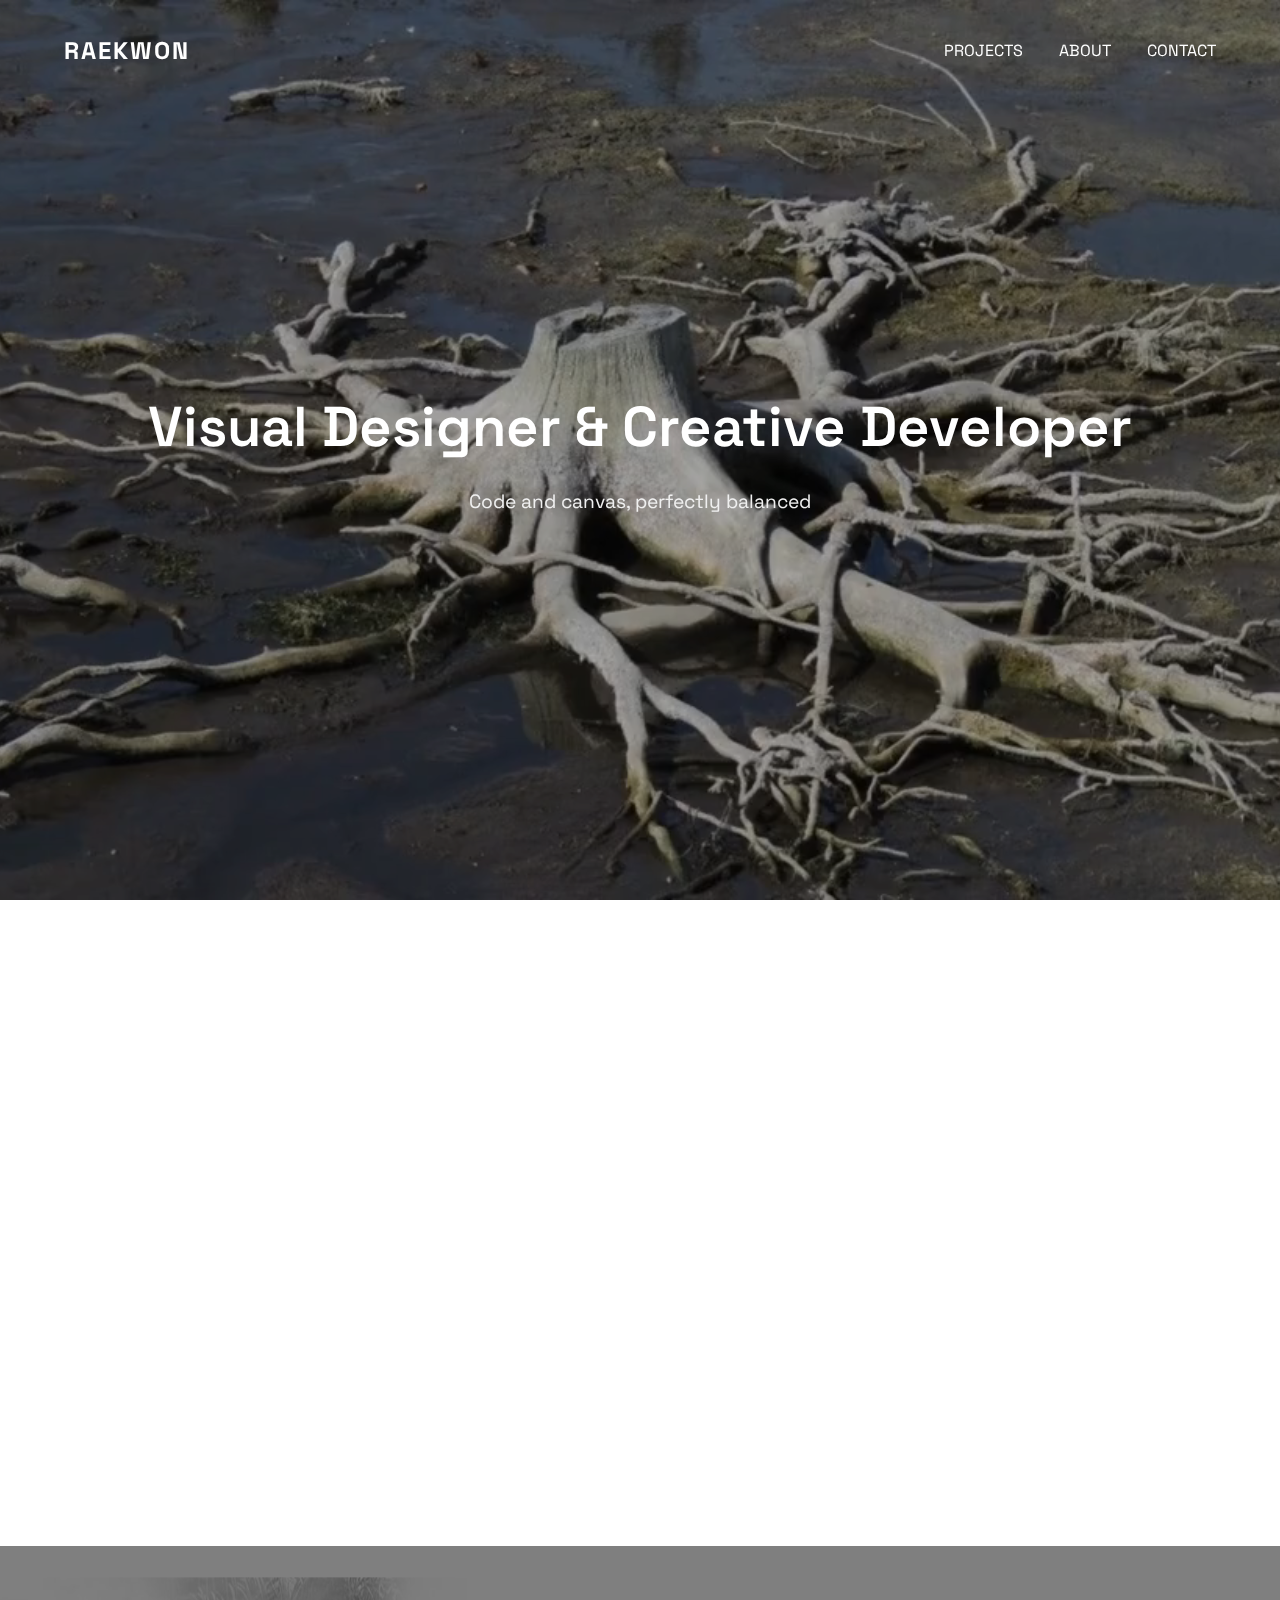
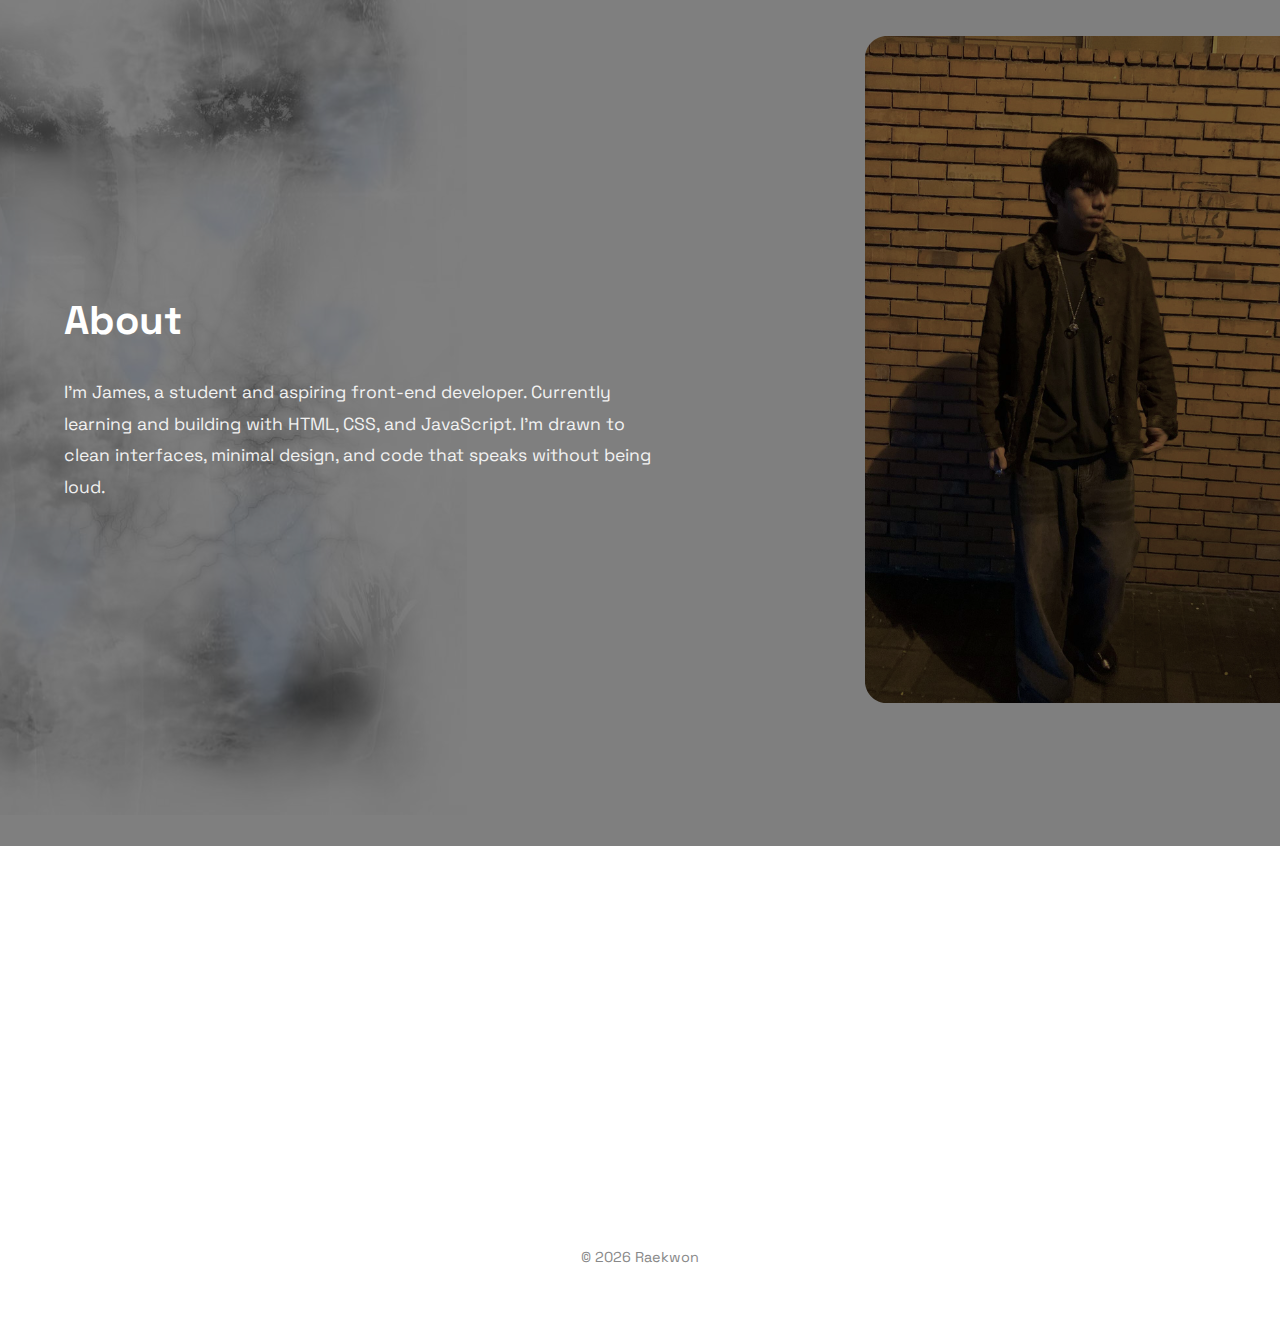
<file: index.html>
<!DOCTYPE html>
<html lang="en">
<head>
  <meta charset="UTF-8" />
  <meta name="viewport" content="width=device-width, initial-scale=1.0" />
  <title>Raekwon — Portfolio</title>
  <link rel="stylesheet" href="style.css" />
  <link href="https://fonts.googleapis.com/css2?family=Space+Grotesk:wght@400;500;700&display=swap" rel="stylesheet">
</head>
<body>
  <!-- Navigation Bar -->
  <header class="navbar">
    <div class="logo">RAEKWON</div>
    <nav>
  <ul class="nav-links">
    <li><a href="#PROJECTS">PROJECTS</a></li>
    <li><a href="#about">ABOUT</a></li>
    <li><a href="#contact">CONTACT</a></li>
  </ul>
</nav>
  </header>

  <!-- Hero Section -->
 
<section class="hero">
  <div class="video-background">
    <video autoplay loop muted playsinline>
      <source src="Finals Project/vids/vid.mp4" type="video/mp4">
      <!-- Fallback image if video doesn't load -->
      <img src="Finals Project/pics/owl.jpg" alt="Fallback image">
    </video>
  </div>
  <div class="hero-content">
    <h1>Visual Designer & Creative Developer</h1>
    <p>Code and canvas, perfectly balanced</p>
  </div>
</section>

  
  <!-- Work Section -->
<section id="PROJECTS" class="section">
  <h2>Projects</h2>
  <div class="grid">
    <div class="project">
      <h3>One Piece Gacha Website</h3>
      <p>A fun gacha-style web game inspired by One Piece. Users spin to get random Devil Fruit Powers with cool effects and sounds. Made using HTML, CSS, and JavaScript to show off my skills in web design and simple game logic.</p>
      <a href="Finals Project/One Piece Gacha/look.html" class="project-link">View Project</a>
    </div>
    <div class="project">
      <h3>Profile Card</h3>
      <p>A clean profile card design with responsive layout.</p>
      <a href="Finals Project/MA5_Magnifico/index.html" class="project-link">View Project</a>
    </div>
    <div class="project">
      <h3>About Me Page</h3>
      <p>Interactive about me section with sign-in form and responsive grid.</p>
      <a href="Finals Project/Magnifico_FinalsAct/MA7_Magnifico/Act.html" class="project-link">View Project</a>
    </div>
  </div>
</section>

  <!-- About Section -->

<!-- About Section -->
<section id="about" class="about-section">
    <div class="about-content">
      <h2>About</h2>
      <p>I’m James, a student and aspiring front-end developer.
Currently learning and building with HTML, CSS, and JavaScript.
I’m drawn to clean interfaces, minimal design, and code that speaks without being loud.

</p>
    </div>
  </section>

  <!-- Contact Section -->
  <section id="contact" class="section">
    <h2>Contact</h2>
    <p>Email me at: <strong>jammesmagnifico7@gmail.com</strong></p>
    <p>Instagram: <strong><a href="https://www.instagram.com/raekxwon/" target="_blank" style="color: red;">@raekxwon</a></strong></p>
    <p>Github: <strong>raekxwon</strong></p>


  </section>

  <!-- Footer -->
  <footer>
    <p>© 2025 Raekwon</p>
  </footer>

  <!-- Scroll animation script -->
  <script src="script.js"></script>
</body>
</html>
</file>
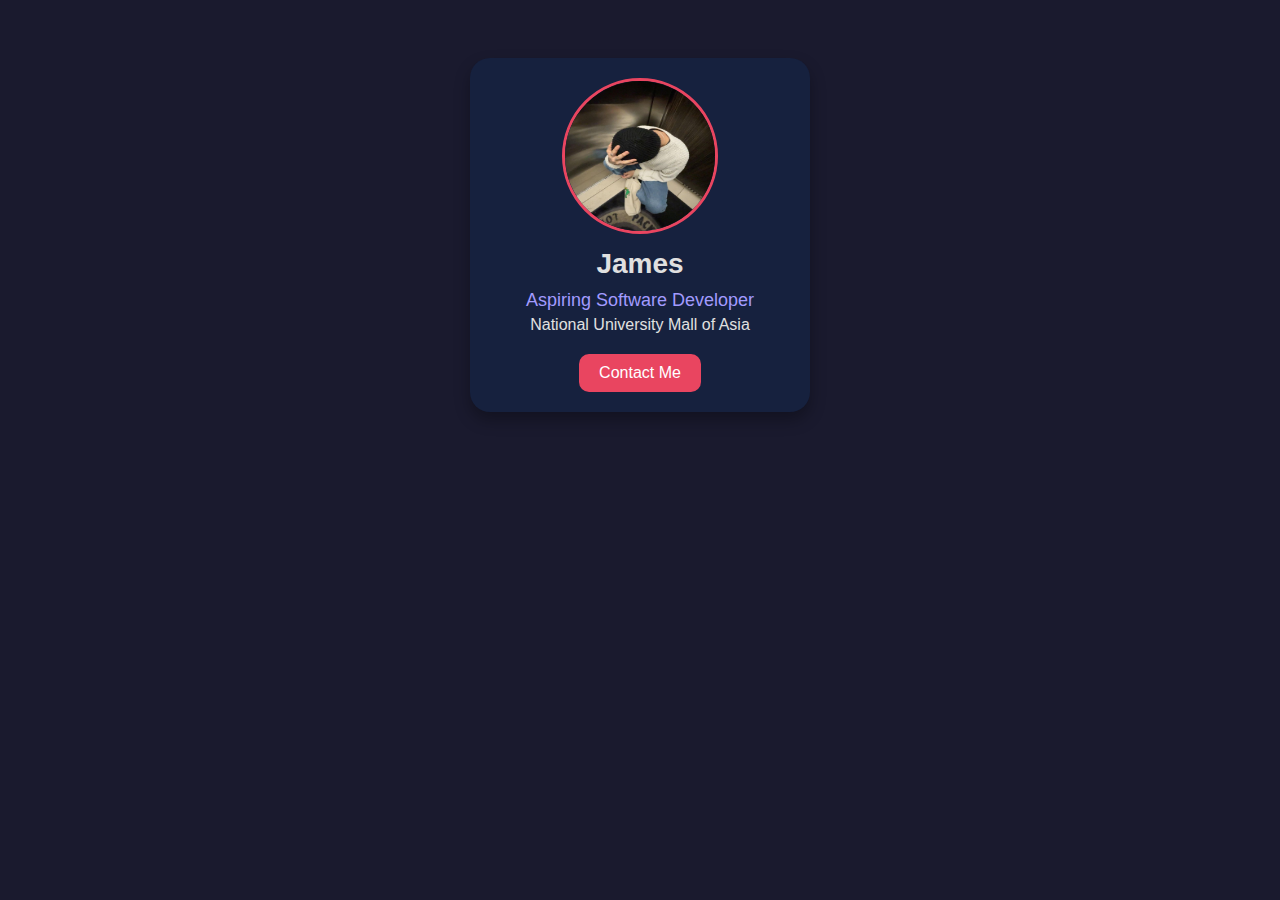
<file: Finals Project/MA5_Magnifico/index.html>
<!DOCTYPE html>
<html lang="en">
<head>
  <meta charset="UTF-8">
  <title>James's Profile Card</title>
  <link rel="stylesheet" href="css/style.css">
</head>
<body>

  <div class="card">
    <img src="img/nvr.jpg" alt="James's Photo" class="profile-img">
    <h1>James</h1>
    <p class="title">Aspiring Software Developer</p>
    <p>National University Mall of Asia</p>
    <a href="#">Contact Me</a>
  </div>

</body>
</html>
</file>
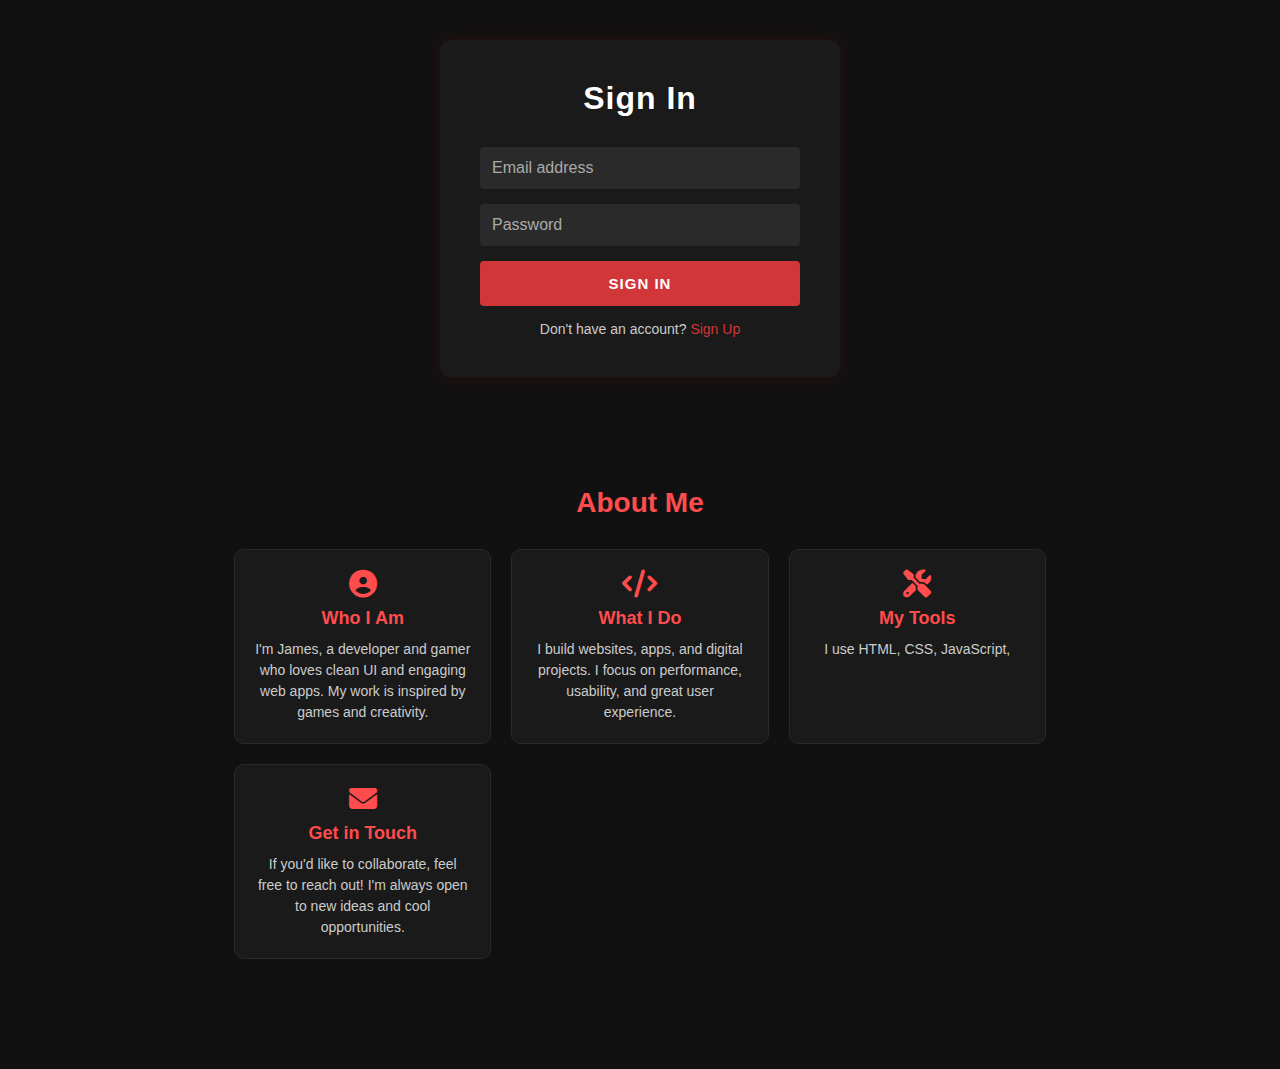
<file: Finals Project/Magnifico_FinalsAct/MA7_Magnifico/Act.html>
<!DOCTYPE html>
<html lang="en">
<head>
<meta charset="UTF-8" />
<meta name="viewport" content="width=device-width, initial-scale=1.0"/>
<title>About me</title>
<link rel="stylesheet" href="act1.css" />
<!-- Font Awesome CDN -->
<link rel="stylesheet" href="https://cdnjs.cloudflare.com/ajax/libs/font-awesome/6.5.0/css/all.min.css">
</head>
<body>
<div class="container">
<div class="signin-box">
<h1>Sign In</h1>
<form>
   <input type="email" placeholder="Email address" required />
   <input type="password" placeholder="Password" required />
   <button type="submit" class="riot-btn">Sign In</button>
</form>
<p class="signup-link">Don't have an account? <a href="#">Sign Up</a></p>
</div>
</div>
<section class="about-section">
   <h2>About Me</h2>
<div class="about-grid">
<div class="about-card">
   <i class="fas fa-user-circle icon"></i>
   <h3>Who I Am</h3>
   <p>I'm James, a developer and gamer who loves clean UI and engaging web apps. My work is inspired by games and creativity.</p>
</div>
<div class="about-card">
   <i class="fas fa-code icon"></i>
   <h3>What I Do</h3>
   <p>I build websites, apps, and digital projects. I focus on performance, usability, and great user experience.</p>
</div>
<div class="about-card">
   <i class="fas fa-tools icon"></i>
   <h3>My Tools</h3>
   <p>I use HTML, CSS, JavaScript, </p>
</div>
<div class="about-card">
    <i class="fas fa-envelope icon"></i>
    <h3>Get in Touch</h3>
    <p>If you'd like to collaborate, feel free to reach out! I'm always open to new ideas and cool opportunities.</p>
</div>
</div>
</section>
</body>
</html>
</file>
<file: Finals Project/MA5_Magnifico/css/style.css>
body {
  font-family: 'Segoe UI', Tahoma, Geneva, Verdana, sans-serif;
  background-color: #1a1a2e;
  color: #e0e0e0;
  text-align: center;
  padding: 50px;
}

.card {
  background-color: #16213e;
  width: 300px;
  margin: auto;
  padding: 20px;
  border-radius: 20px;
  box-shadow: 0 8px 16px rgba(0,0,0,0.3);
}

.profile-img {
  border-radius: 50%;
  width: 150px;
  height: 150px;
  border: 3px solid #e94560;
}

h1 {
  font-size: 28px;
  margin: 10px 0;
}

.title {
  color: #a29bfe;
  font-size: 18px;
}

p {
  margin: 5px 0;
}

a {
  display: inline-block;
  margin-top: 15px;
  text-decoration: none;
  color: white;
  background-color: #e94560;
  padding: 10px 20px;
  border-radius: 10px;
  transition: background-color 0.3s ease;
}

a:hover {
  background-color: #ff2e63;
}
</file>
<file: Finals Project/Magnifico_FinalsAct/MA7_Magnifico/act1.css>
* {
    margin: 0;
    padding: 0;
    box-sizing: border-box;
   }
   body {
    font-family: 'Segoe UI', sans-serif;
    background-color: #111;
    color: #fff;
    min-height: 100vh;
    display: flex;
    flex-direction: column;
    align-items: center;
    padding: 40px 20px;
   }
   .container {
    background-color: #1a1a1a;
    padding: 40px;
    border-radius: 10px;
    box-shadow: 0 0 20px rgba(255, 0, 0, 0.1);
    max-width: 400px;
    width: 100%;
    margin-bottom: 40px;
   }
   .signin-box h1 {
    text-align: center;
    margin-bottom: 30px;
    font-size: 32px;
    letter-spacing: 1px;
   }
   form input {
    width: 100%;
    padding: 12px;
    margin-bottom: 15px;
    border: none;
    border-radius: 4px;
    background-color: #2a2a2a;
    color: #fff;
    font-size: 16px;
   }
   form input::placeholder {
    color: #aaa;
   }
   .riot-btn {
    background-color: #d13639;
    color: #fff;
    padding: 14px;
    width: 100%;
    border: none;
    border-radius: 4px;
    text-transform: uppercase;
    font-weight: bold;
    letter-spacing: 1px;
    font-size: 15px;
    cursor: pointer;
    transition: background-color 0.3s ease, transform 0.1s ease;
   }
   .riot-btn:hover {
    background-color: #a82b2e;
   }
   .riot-btn:active {
    transform: scale(0.97);
   }
   .signup-link {
    text-align: center;
    margin-top: 15px;
    font-size: 14px;
    color: #ccc;
   }
   .signup-link a {
    color: #d13639;
    text-decoration: none;
   }
   /* About Me section */
   .about-section {
    max-width: 1000px;
    padding: 30px 20px;
    margin: 40px auto;
    text-align: center;
   }
   .about-section h2 {
    font-size: 28px;
    color: #ff4c4c;
    margin-bottom: 30px;
   }
   /* 4 sections grid */
   .about-grid {
    display: grid;
    grid-template-columns: repeat(auto-fit, minmax(220px, 1fr));
    gap: 20px;
   }
   .about-card {
    background-color: #1a1a1a;
    border: 1px solid #2a2a2a;
    border-radius: 10px;
    padding: 20px;
    box-shadow: 0 0 8px rgba(255, 0, 0, 0.05);
    text-align: center;
    transition: transform 0.2s ease;
   }
   .about-card:hover {
    transform: translateY(-5px);
   }
   .about-card h3 {
    color: #ff4c4c;
    margin-bottom: 10px;
    font-size: 18px;
   }
   .about-card p {
    color: #ccc;
    font-size: 14px;
    line-height: 1.5;
   }
   /* Icon styles */
   .icon {
    font-size: 28px;
    color: #ff4c4c;
    margin-bottom: 10px;
   }
</file>
<file: style.css>
/* Reset & base */
* {
  margin: 0;
  padding: 0;
  box-sizing: border-box;
}

body {
  font-family: 'Space Grotesk', sans-serif;
  background-color: #ffffff;
  color: #111111;
  line-height: 1.6;
  overflow-x: hidden;
}

a {
  text-decoration: none;
  color: inherit;
}

ul {
  list-style: none;
}

/* Navbar */
.navbar {
  display: flex;
  justify-content: space-between;
  align-items: center;
  padding: 2rem 4rem;
  background-color: transparent;
  position: fixed;
  width: 100%;
  z-index: 1000;
  color: white;
}

.logo {
  font-size: 1.5rem;
  letter-spacing: 2px;
  font-weight: bold;
}

.nav-links li {
  display: inline-block;
  margin-left: 2rem;
  font-size: 1rem;
  transition: opacity 0.3s;
}

.nav-links li a:hover {
  opacity: 0.5;
}

/* Hero Section with Video Background */
.hero {
  height: 100vh;
  position: relative;
  overflow: hidden;
  display: flex;
  align-items: center;
  justify-content: center;
  color: white;
}

.video-background {
  position: absolute;
  top: 0;
  left: 0;
  width: 100%;
  height: 100%;
  z-index: 0;
}

.video-background video {
  width: 100%;
  height: 100%;
  object-fit: cover;
}

.hero-content {
  position: relative;
  z-index: 2;
  text-align: center;
  padding: 0 4rem;
  max-width: 1200px;
}

.hero-content h1 {
  font-size: 3.5rem;
  margin-bottom: 1rem;
  font-weight: 600;
}

.hero-content p {
  font-size: 1.2rem;
  color: #f0f0f0;
}

.hero::after {
  content: "";
  position: absolute;
  top: 0;
  left: 0;
  width: 100%;
  height: 100%;
  background: rgba(0, 0, 0, 0.35);
  z-index: 1;
}

/* About Section with Background Image */
.about-section {
  height: 100vh;
  padding: 6rem 4rem;
  background-image: url('Finals Project/pics/dwadwadwa.png');
  background-size: cover;
  background-position: center;
  background-repeat: no-repeat;
  position: relative;
  color: white;
  display: flex;
  align-items: center;
}

.about-section::before {
  content: "";
  position: absolute;
  top: 0;
  left: 0;
  width: 100%;
  height: 100%;
  background: rgba(0, 0, 0, 0.5);
  z-index: 0;
}

.about-content {
  position: relative;
  z-index: 1;
  max-width: 600px;
}

.about-section h2 {
  font-size: 2.5rem;
  margin-bottom: 1.5rem;
}

.about-section p {
  font-size: 1.1rem;
  line-height: 1.8;
  opacity: 0.9;
}

/* Work Section */
.section {
  padding: 6rem 4rem;
  opacity: 0;
  transform: translateY(30px);
  transition: all 0.6s ease-out;
  background-color: white;
}

.section.in-view {
  opacity: 1;
  transform: translateY(0);
}

.section h2 {
  font-size: 2rem;
  margin-bottom: 2rem;
}

/* Work Grid */
.grid {
  display: grid;
  gap: 2rem;
  grid-template-columns: repeat(auto-fit, minmax(300px, 1fr));
}

.project {
  background-color: #c7bbbb;
  padding: 2rem;
  border-radius: 8px;
  transition: transform 0.3s, box-shadow 0.3s;
  cursor: pointer;
  min-height: 250px;
  display: flex;
  flex-direction: column;
  justify-content: space-between;
}

.project h3 {
  font-size: 1.5rem;
  margin-bottom: 1rem;
  color: var(--primary);
}

.project p {
  margin-bottom: 1.5rem;
  color: #555;
}

.project-link {
  display: inline-block;
  padding: 0.75rem 1.5rem;
  background-color: var(--primary);
  color: white;
  border-radius: 4px;
  transition: all 0.3s ease;
  min-width: 120px;
  text-align: center;
}

.project-link:hover {
  background-color: #ff4c4c;
  box-shadow: 0 0 10px #ff4c4c, 
              0 0 20px rgba(255, 76, 76, 0.5),
              0 0 30px rgba(255, 76, 76, 0.2);
  transform: translateY(-2px);
}

/* Contact Section */
#contact {
  background-color: #f9f9f9;
}

/* Footer */
footer {
  text-align: center;
  padding: 3rem 0;
  font-size: 0.9rem;
  color: #888;
}

/* Responsive Adjustments */
@media (max-width: 768px) {
  /* Navigation */
  .navbar {
    padding: 1rem;
  }
  
  .nav-links li {
    margin-left: 1rem;
    font-size: 0.9rem;
  }

  /* Hero Section */
  .hero-content h1 {
    font-size: 2rem;
    line-height: 1.2;
  }
  
  .hero-content p {
    font-size: 1rem;
  }

  /* Sections */
  .section, .about-section {
    padding: 4rem 1.5rem;
  }

  /* Projects Grid */
  .grid {
    grid-template-columns: 1fr;
    gap: 1.5rem;
  }

  .project {
    min-height: auto;
    padding: 1.5rem;
  }

  /* About Section */
  .about-content {
    padding: 0;
  }

  .about-section h2 {
    font-size: 2rem;
  }
  
  .about-section p {
    font-size: 1rem;
  }

  /* Footer */
  footer {
    padding: 2rem 0;
  }
}

@media (max-width: 480px) {
  /* Navigation */
  .logo {
    font-size: 1.2rem;
  }
  
  .nav-links li {
    margin-left: 0.75rem;
  }

  /* Hero Section */
  .hero-content h1 {
    font-size: 1.8rem;
  }

  .hero-content {
    padding: 0 1.5rem;
  }
}

html {
  scroll-behavior: smooth;
}

:root {
  --primary: #111111;
  --secondary: #f0f0f0;
}

.red-link {
  color: red;
}
</file>
